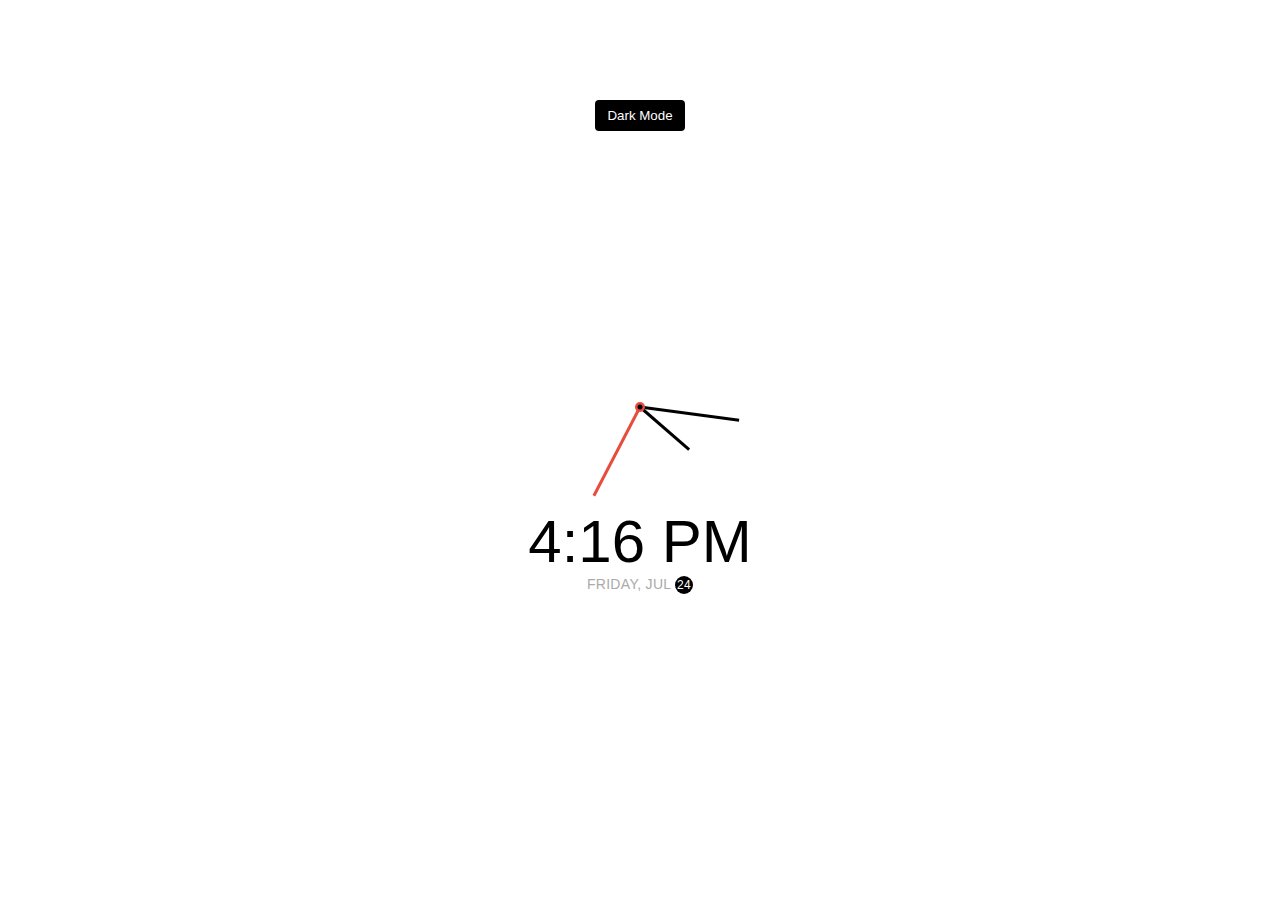
<file: clock.html>
<!DOCTYPE html>
<html lang="en">
  <head>
    <meta charset="UTF-8" />
    <meta http-equiv="X-UA-Compatible" content="IE=edge" />
    <meta name="viewport" content="width=device-width, initial-scale=1.0" />
    <link rel="stylesheet" href="css/clock.css" />
    <title>Theme Clock</title>
  </head>
  <body>
    <button class="toggle">Dark Mode</button>
    <div class="clock-container">
      <div class="clock">
        <div class="needle hour"></div>
        <div class="needle minute"></div>
        <div class="needle second"></div>
        <div class="center-point"></div>
      </div>
      <div class="time"></div>
      <div class="date"></span></div>
    </div>
    <script src="js/clock.js"></script>
  </body>
</html>
</file>
<file: css/clock.css>
* {
  box-sizing: border-box;
}

:root {
  --primary-color: #000000;
  --secondary-color: #fff;

}

html{
  transition: all 0.5s ease-in;
}

html.dark{
  --primary-color: #fff;
  --secondary-color: #333;

}
html.dark {
  background-color: #111;
  color: var(--primary-color);
}

body {
  font-family: "Heboo", sans-serif;
  display: flex;
  align-items: center;
  justify-content: center;
  height: 100vh;
  overflow: hidden;
  margin: 0;
}

.toggle{
  background-color: var(--primary-color);
  color: var(--secondary-color);
  border: 0;
  border-radius: 4px;
  padding: 8px 12px;
  position: absolute;
  top: 100px;

}

.toggle:focus{
  outline: none;
}

.clock-container {
  display: flex;
  flex-direction: column;
  justify-content:space-between;
  align-items: center;
}
.clock {
  position: relative;
  width: 200px;
  height: 200px;
}
.needle{
  background-color: var(--primary-color);
  position: absolute;
  top: 50%;
  left: 50%;
  height: 65px;
  width: 3px;
  transform-origin: bottom center;
  transition: all 0.5s ease-in;

}

.needle.hour {
  transform: translate(-50%, -100%) rotate(0deg);
}

.needle.minute {
  transform: translate(-50%, -100%) rotate(0deg);
  height: 100px;
}
.needle.second {
  transform: translate(-50%, -100%) rotate(0deg);
  height: 100px;
  background-color: #e74c3c;
}
.center-point {
  background-color: #e74c3c;
  width: 10px;
  height: 10px;
  position: absolute;
  top: 50%;
  left: 50%;
  transform: translate(-50%, -50%);
  border-radius: 50%;
}
.center-point::after {
  content: '';
  background-color: var(--primary-color);
  width: 5px;
  height: 5px;
  position: absolute;
  top: 50%;
  left: 50%;
  transform: translate(-50%, -50%);
  border-radius: 50%;
}

.time{
  font-size: 60px;
}

.date {
  color: #aaa;
  font-size: 14px;
  letter-spacing: .3px;
  text-transform: uppercase;
}

.date .circle {
  background-color: var(--primary-color);
  color: var(--secondary-color);
  border-radius: 50%;
  height: 18px;
  width: 18px;
  display: inline-flex;
  align-items: center;
  justify-content: center;
  line-height: 18px;
  transition: all 0.5s ease-in-out;
  font-size: 12px;
}
</file>
